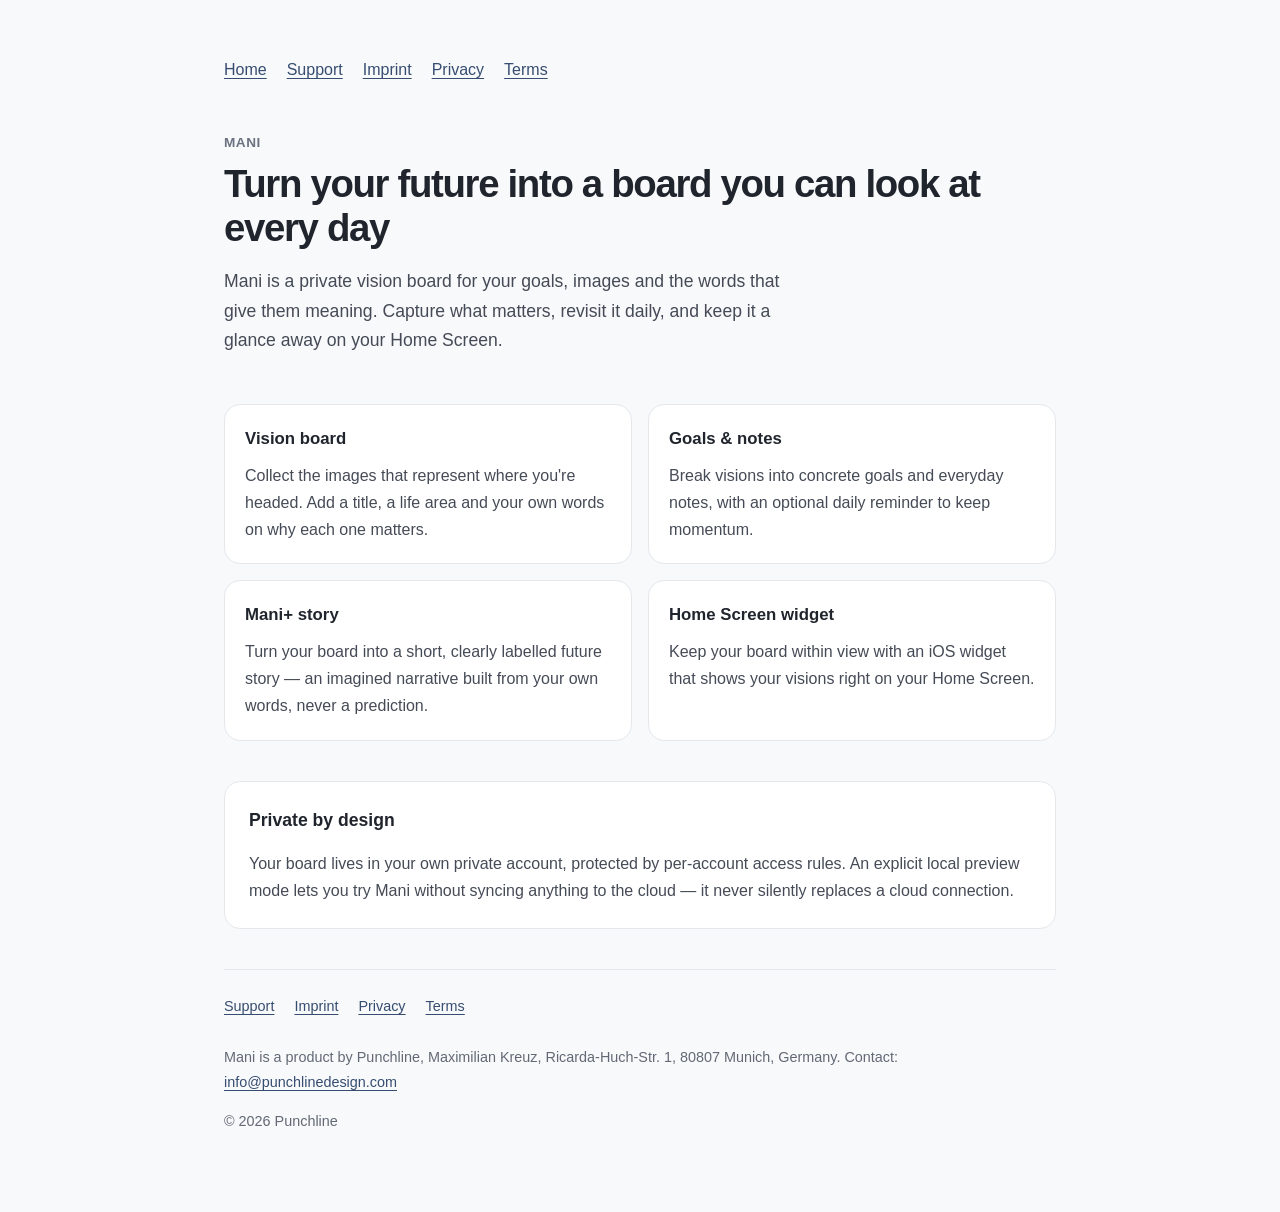
<file: index.html>
<!doctype html>
<html lang="en">
<head>
  <meta charset="utf-8">
  <meta name="viewport" content="width=device-width, initial-scale=1">
  <meta name="description" content="Mani is a private vision board for your goals, images and the words that give them meaning.">
  <title>Mani – Your Vision Board</title>
  <link rel="stylesheet" href="styles.css">
</head>
<body><main>
  <nav aria-label="Site">
    <a href="index.html" aria-current="page">Home</a>
    <a href="support.html">Support</a>
    <a href="impressum.html">Imprint</a>
    <a href="privacy.html">Privacy</a>
    <a href="terms.html">Terms</a>
  </nav>

  <header class="hero">
    <p class="eyebrow">Mani</p>
    <h1>Turn your future into a board you can look at every day</h1>
    <p class="lead">Mani is a private vision board for your goals, images and the words that give them meaning. Capture what matters, revisit it daily, and keep it a glance away on your Home Screen.</p>
  </header>

  <section class="features">
    <article class="card">
      <h2>Vision board</h2>
      <p>Collect the images that represent where you're headed. Add a title, a life area and your own words on why each one matters.</p>
    </article>
    <article class="card">
      <h2>Goals &amp; notes</h2>
      <p>Break visions into concrete goals and everyday notes, with an optional daily reminder to keep momentum.</p>
    </article>
    <article class="card">
      <h2>Mani+ story</h2>
      <p>Turn your board into a short, clearly labelled future story — an imagined narrative built from your own words, never a prediction.</p>
    </article>
    <article class="card">
      <h2>Home Screen widget</h2>
      <p>Keep your board within view with an iOS widget that shows your visions right on your Home Screen.</p>
    </article>
  </section>

  <section class="privacy-note">
    <h2>Private by design</h2>
    <p>Your board lives in your own private account, protected by per-account access rules. An explicit local preview mode lets you try Mani without syncing anything to the cloud — it never silently replaces a cloud connection.</p>
  </section>

  <footer>
    <nav aria-label="Legal">
      <a href="support.html">Support</a>
      <a href="impressum.html">Imprint</a>
      <a href="privacy.html">Privacy</a>
      <a href="terms.html">Terms</a>
    </nav>
    <p class="muted">Mani is a product by Punchline, Maximilian Kreuz, Ricarda-Huch-Str. 1, 80807 Munich, Germany. Contact: <a href="mailto:info@punchlinedesign.com">info@punchlinedesign.com</a></p>
    <p class="muted">© 2026 Punchline</p>
  </footer>
</main></body>
</html>
</file>
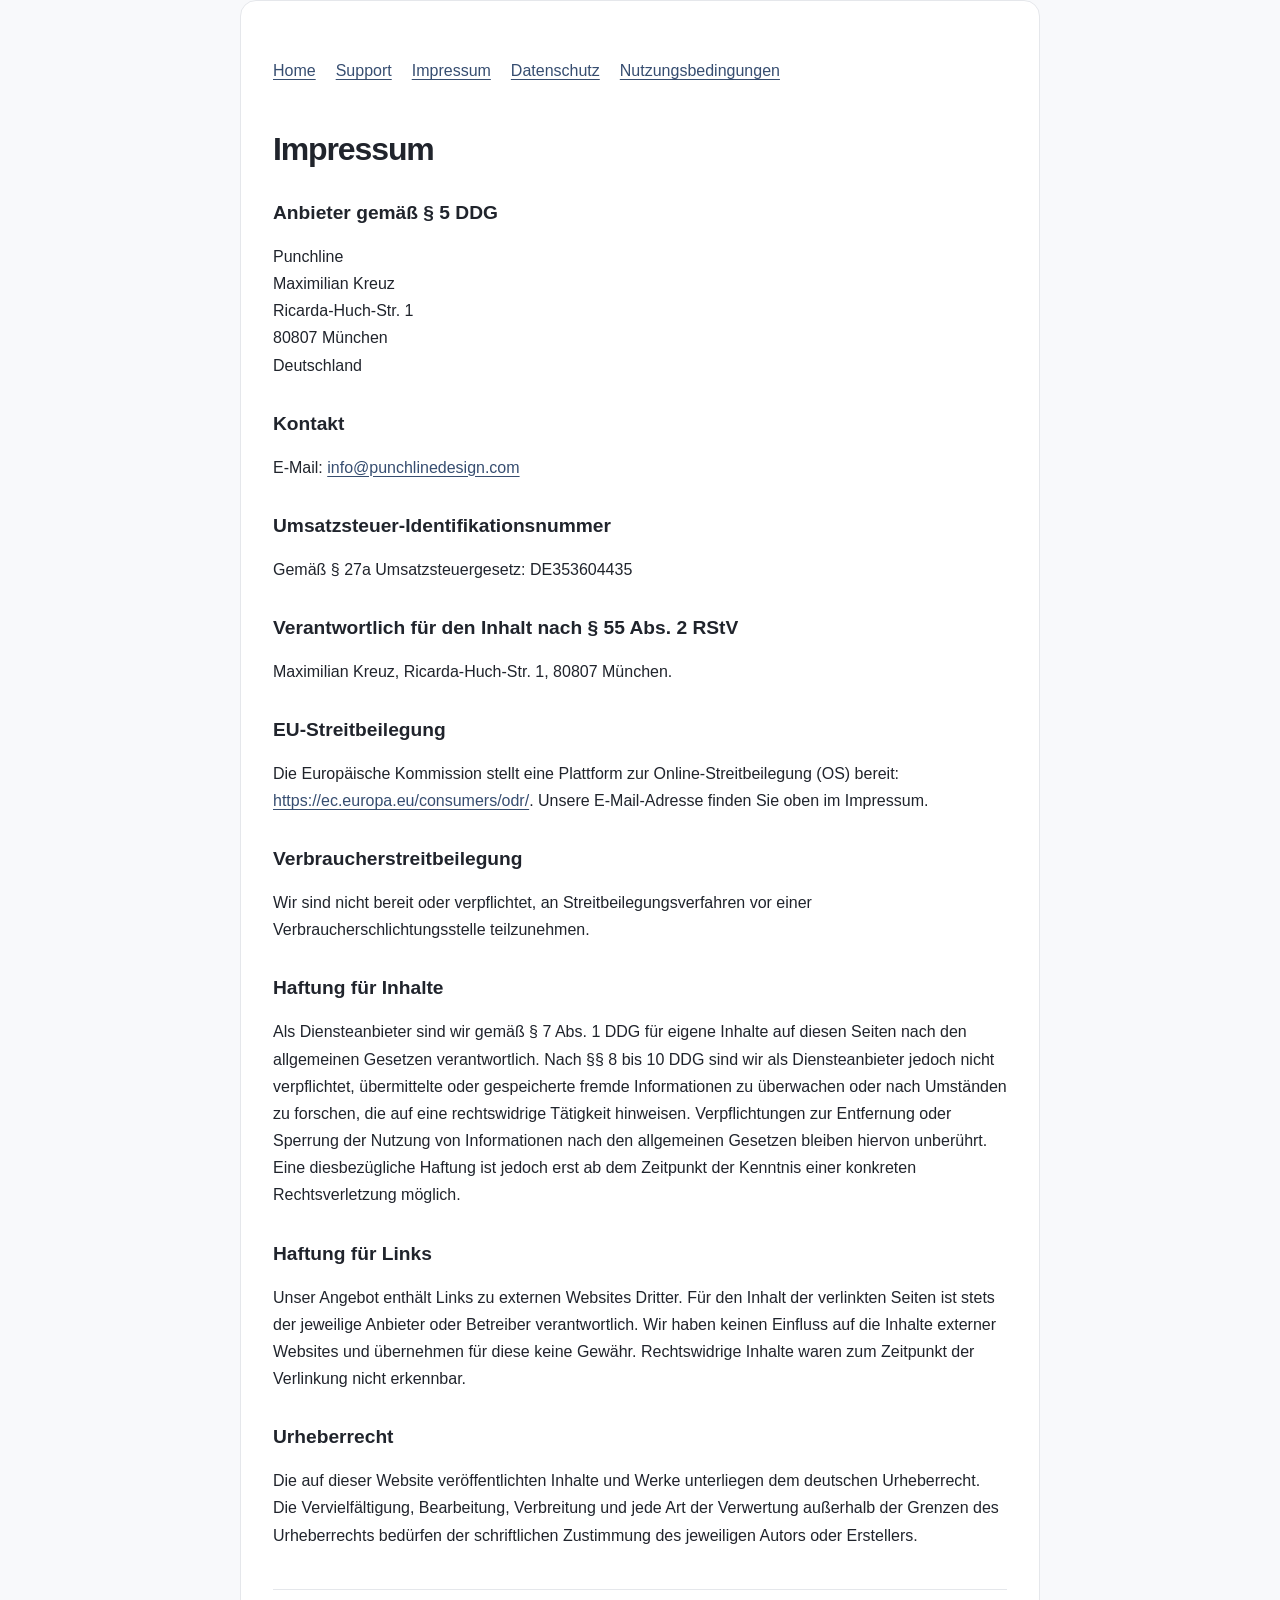
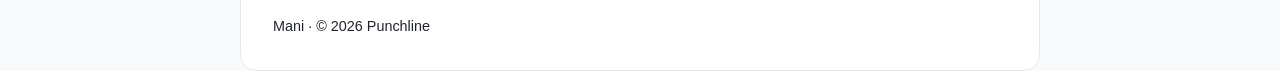
<file: impressum.html>
<!doctype html>
<html lang="de">
<head>
  <meta charset="utf-8">
  <meta name="viewport" content="width=device-width, initial-scale=1">
  <title>Mani – Impressum</title>
  <link rel="stylesheet" href="styles.css">
</head>
<body><main class="doc">
  <nav aria-label="Rechtliche Informationen"><a href="index.html">Home</a><a href="support.html">Support</a><a href="impressum.html" aria-current="page">Impressum</a><a href="privacy.html">Datenschutz</a><a href="terms.html">Nutzungsbedingungen</a></nav>
  <h1>Impressum</h1>
  <h2>Anbieter gemäß § 5 DDG</h2>
  <address>Punchline<br>Maximilian Kreuz<br>Ricarda-Huch-Str. 1<br>80807 München<br>Deutschland</address>
  <h2>Kontakt</h2>
  <p>E-Mail: <a href="mailto:info@punchlinedesign.com">info@punchlinedesign.com</a></p>
  <h2>Umsatzsteuer-Identifikationsnummer</h2>
  <p>Gemäß § 27a Umsatzsteuergesetz: DE353604435</p>
  <h2>Verantwortlich für den Inhalt nach § 55 Abs. 2 RStV</h2>
  <p>Maximilian Kreuz, Ricarda-Huch-Str. 1, 80807 München.</p>
  <h2>EU-Streitbeilegung</h2>
  <p>Die Europäische Kommission stellt eine Plattform zur Online-Streitbeilegung (OS) bereit: <a href="https://ec.europa.eu/consumers/odr/">https://ec.europa.eu/consumers/odr/</a>. Unsere E-Mail-Adresse finden Sie oben im Impressum.</p>
  <h2>Verbraucherstreitbeilegung</h2>
  <p>Wir sind nicht bereit oder verpflichtet, an Streitbeilegungsverfahren vor einer Verbraucherschlichtungsstelle teilzunehmen.</p>
  <h2>Haftung für Inhalte</h2>
  <p>Als Diensteanbieter sind wir gemäß § 7 Abs. 1 DDG für eigene Inhalte auf diesen Seiten nach den allgemeinen Gesetzen verantwortlich. Nach §§ 8 bis 10 DDG sind wir als Diensteanbieter jedoch nicht verpflichtet, übermittelte oder gespeicherte fremde Informationen zu überwachen oder nach Umständen zu forschen, die auf eine rechtswidrige Tätigkeit hinweisen. Verpflichtungen zur Entfernung oder Sperrung der Nutzung von Informationen nach den allgemeinen Gesetzen bleiben hiervon unberührt. Eine diesbezügliche Haftung ist jedoch erst ab dem Zeitpunkt der Kenntnis einer konkreten Rechtsverletzung möglich.</p>
  <h2>Haftung für Links</h2>
  <p>Unser Angebot enthält Links zu externen Websites Dritter. Für den Inhalt der verlinkten Seiten ist stets der jeweilige Anbieter oder Betreiber verantwortlich. Wir haben keinen Einfluss auf die Inhalte externer Websites und übernehmen für diese keine Gewähr. Rechtswidrige Inhalte waren zum Zeitpunkt der Verlinkung nicht erkennbar.</p>
  <h2>Urheberrecht</h2>
  <p>Die auf dieser Website veröffentlichten Inhalte und Werke unterliegen dem deutschen Urheberrecht. Die Vervielfältigung, Bearbeitung, Verbreitung und jede Art der Verwertung außerhalb der Grenzen des Urheberrechts bedürfen der schriftlichen Zustimmung des jeweiligen Autors oder Erstellers.</p>
  <footer>Mani · © 2026 Punchline</footer>
</main></body>
</html>
</file>
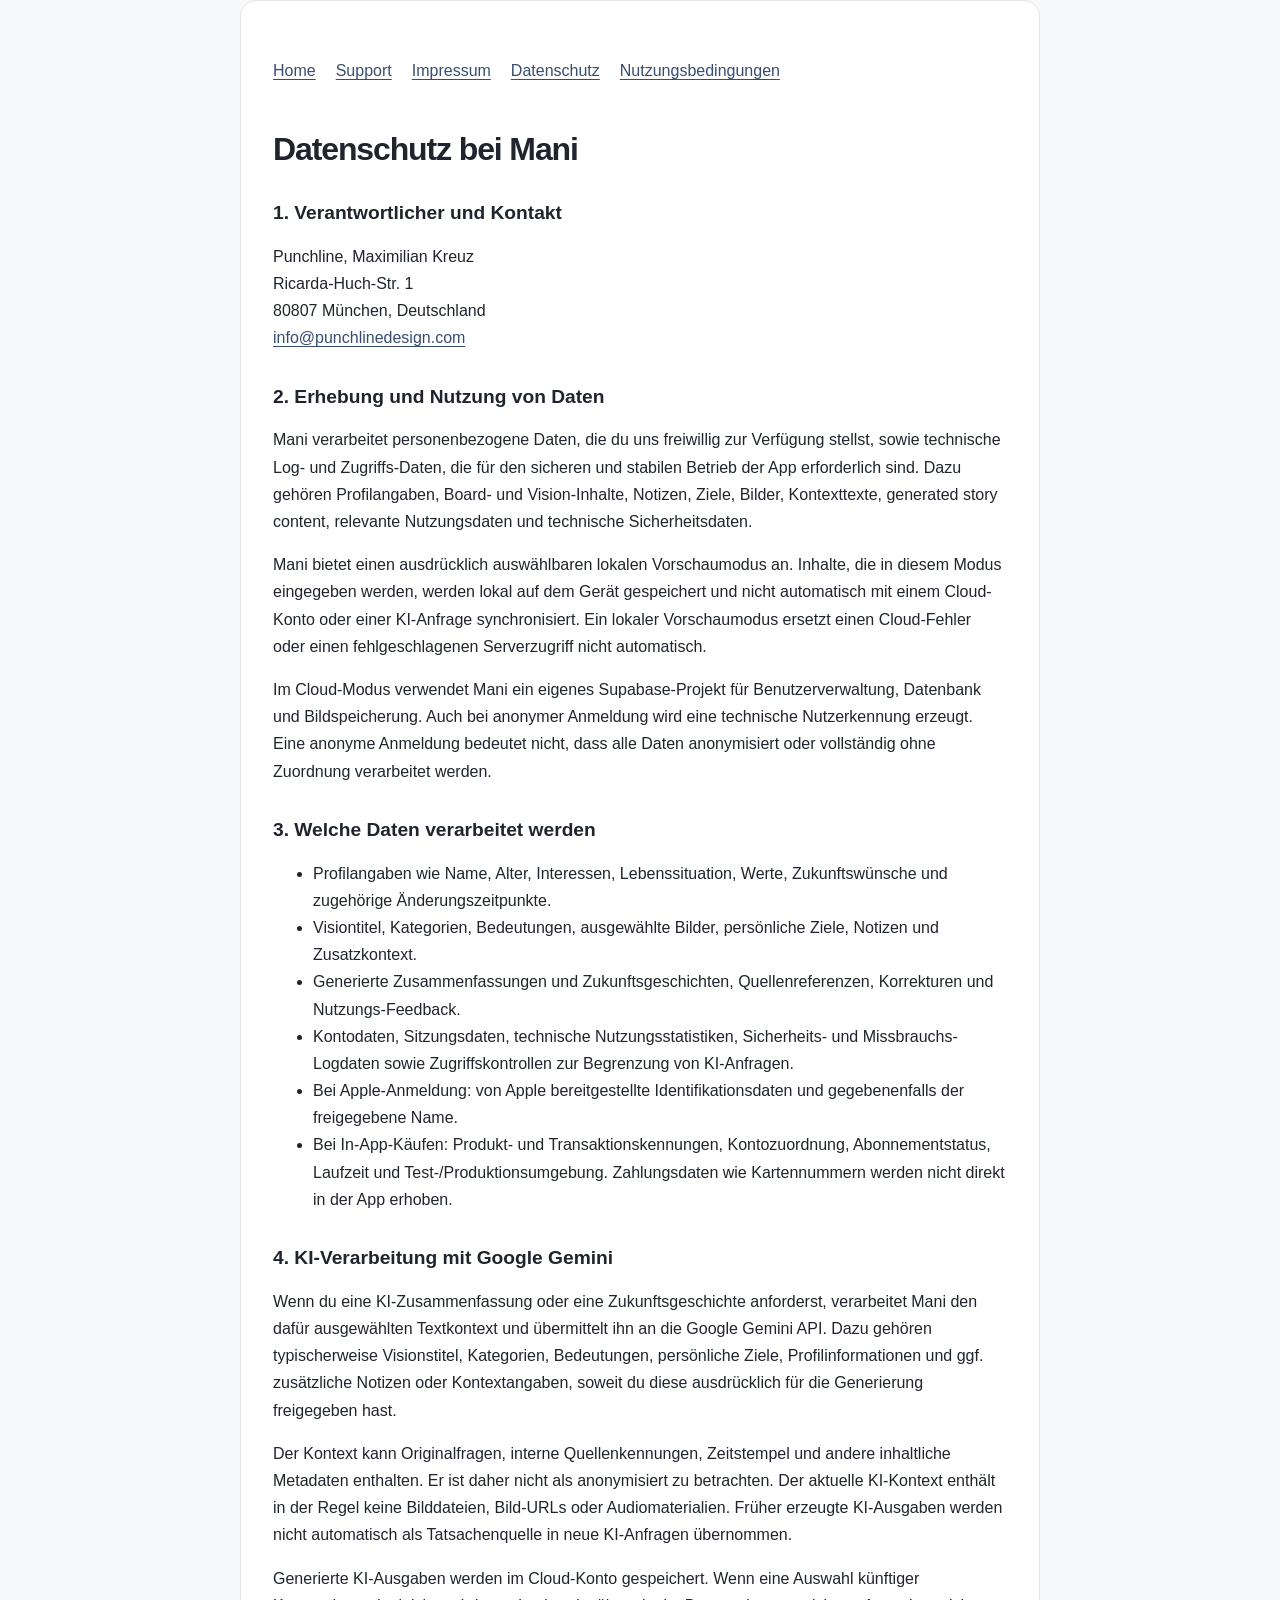
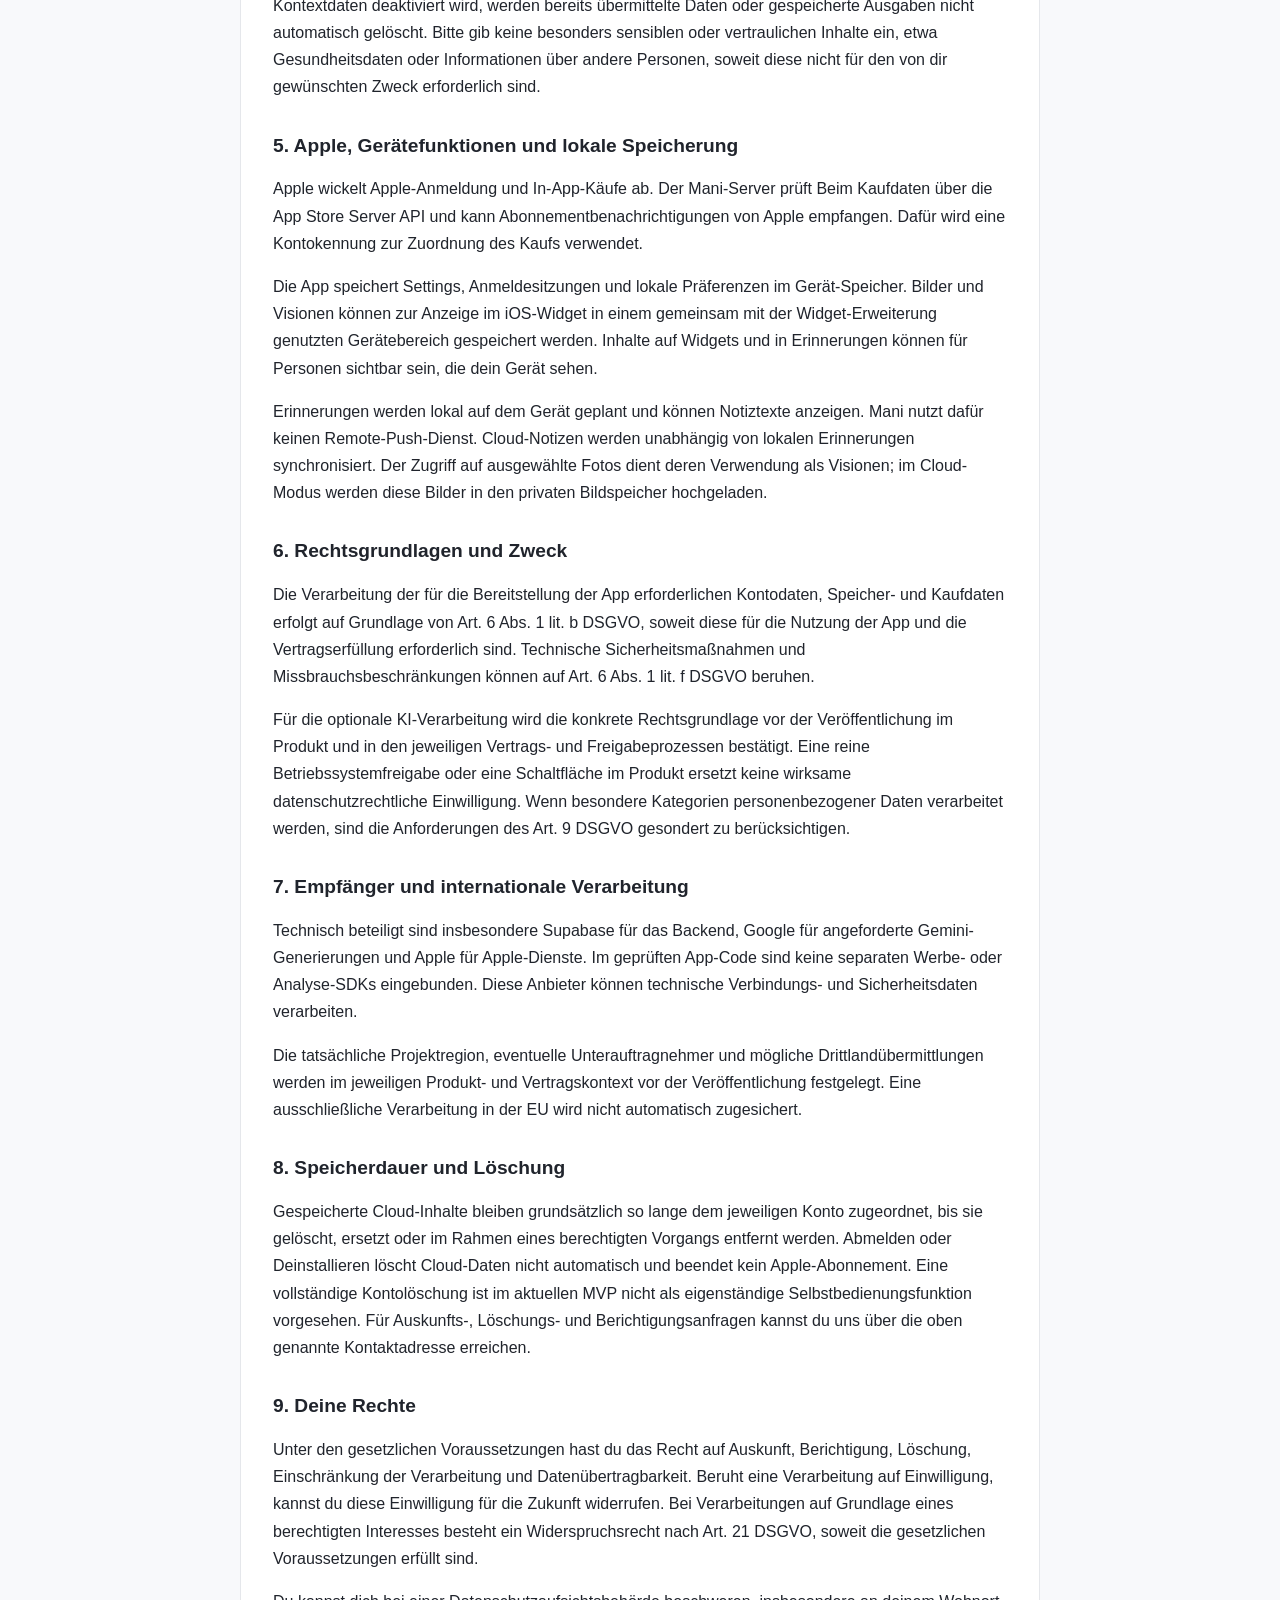
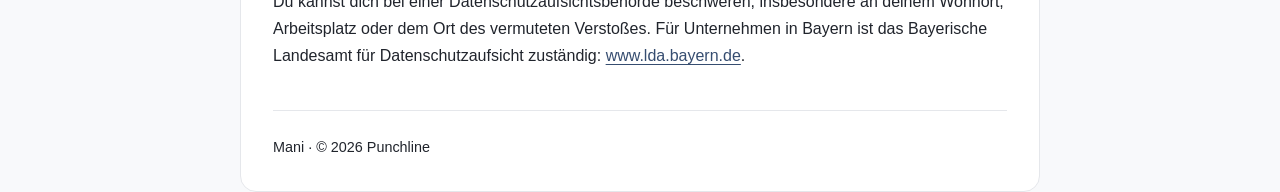
<file: privacy.html>
<!doctype html>
<html lang="de">
<head>
  <meta charset="utf-8">
  <meta name="viewport" content="width=device-width, initial-scale=1">
  <title>Mani – Datenschutz</title>
  <link rel="stylesheet" href="styles.css">
</head>
<body><main class="doc">
  <nav aria-label="Rechtliche Informationen"><a href="index.html">Home</a><a href="support.html">Support</a><a href="impressum.html">Impressum</a><a href="privacy.html" aria-current="page">Datenschutz</a><a href="terms.html">Nutzungsbedingungen</a></nav>
  <h1>Datenschutz bei Mani</h1>
  <h2>1. Verantwortlicher und Kontakt</h2>
  <address>Punchline, Maximilian Kreuz<br>Ricarda-Huch-Str. 1<br>80807 München, Deutschland<br><a href="mailto:info@punchlinedesign.com">info@punchlinedesign.com</a></address>
  <h2>2. Erhebung und Nutzung von Daten</h2>
  <p>Mani verarbeitet personenbezogene Daten, die du uns freiwillig zur Verfügung stellst, sowie technische Log- und Zugriffs-Daten, die für den sicheren und stabilen Betrieb der App erforderlich sind. Dazu gehören Profilangaben, Board- und Vision-Inhalte, Notizen, Ziele, Bilder, Kontexttexte, generated story content, relevante Nutzungsdaten und technische Sicherheitsdaten.</p>
  <p>Mani bietet einen ausdrücklich auswählbaren lokalen Vorschaumodus an. Inhalte, die in diesem Modus eingegeben werden, werden lokal auf dem Gerät gespeichert und nicht automatisch mit einem Cloud-Konto oder einer KI-Anfrage synchronisiert. Ein lokaler Vorschaumodus ersetzt einen Cloud-Fehler oder einen fehlgeschlagenen Serverzugriff nicht automatisch.</p>
  <p>Im Cloud-Modus verwendet Mani ein eigenes Supabase-Projekt für Benutzerverwaltung, Datenbank und Bildspeicherung. Auch bei anonymer Anmeldung wird eine technische Nutzerkennung erzeugt. Eine anonyme Anmeldung bedeutet nicht, dass alle Daten anonymisiert oder vollständig ohne Zuordnung verarbeitet werden.</p>
  <h2>3. Welche Daten verarbeitet werden</h2>
  <ul>
    <li>Profilangaben wie Name, Alter, Interessen, Lebenssituation, Werte, Zukunftswünsche und zugehörige Änderungszeitpunkte.</li>
    <li>Visiontitel, Kategorien, Bedeutungen, ausgewählte Bilder, persönliche Ziele, Notizen und Zusatzkontext.</li>
    <li>Generierte Zusammenfassungen und Zukunftsgeschichten, Quellenreferenzen, Korrekturen und Nutzungs-Feedback.</li>
    <li>Kontodaten, Sitzungsdaten, technische Nutzungsstatistiken, Sicherheits- und Missbrauchs-Logdaten sowie Zugriffskontrollen zur Begrenzung von KI-Anfragen.</li>
    <li>Bei Apple-Anmeldung: von Apple bereitgestellte Identifikationsdaten und gegebenenfalls der freigegebene Name.</li>
    <li>Bei In-App-Käufen: Produkt- und Transaktionskennungen, Kontozuordnung, Abonnementstatus, Laufzeit und Test-/Produktionsumgebung. Zahlungsdaten wie Kartennummern werden nicht direkt in der App erhoben.</li>
  </ul>
  <h2>4. KI-Verarbeitung mit Google Gemini</h2>
  <p>Wenn du eine KI-Zusammenfassung oder eine Zukunftsgeschichte anforderst, verarbeitet Mani den dafür ausgewählten Textkontext und übermittelt ihn an die Google Gemini API. Dazu gehören typischerweise Visionstitel, Kategorien, Bedeutungen, persönliche Ziele, Profilinformationen und ggf. zusätzliche Notizen oder Kontextangaben, soweit du diese ausdrücklich für die Generierung freigegeben hast.</p>
  <p>Der Kontext kann Originalfragen, interne Quellenkennungen, Zeitstempel und andere inhaltliche Metadaten enthalten. Er ist daher nicht als anonymisiert zu betrachten. Der aktuelle KI-Kontext enthält in der Regel keine Bilddateien, Bild-URLs oder Audiomaterialien. Früher erzeugte KI-Ausgaben werden nicht automatisch als Tatsachenquelle in neue KI-Anfragen übernommen.</p>
  <p>Generierte KI-Ausgaben werden im Cloud-Konto gespeichert. Wenn eine Auswahl künftiger Kontextdaten deaktiviert wird, werden bereits übermittelte Daten oder gespeicherte Ausgaben nicht automatisch gelöscht. Bitte gib keine besonders sensiblen oder vertraulichen Inhalte ein, etwa Gesundheitsdaten oder Informationen über andere Personen, soweit diese nicht für den von dir gewünschten Zweck erforderlich sind.</p>
  <h2>5. Apple, Gerätefunktionen und lokale Speicherung</h2>
  <p>Apple wickelt Apple-Anmeldung und In-App-Käufe ab. Der Mani-Server prüft Beim Kaufdaten über die App Store Server API und kann Abonnementbenachrichtigungen von Apple empfangen. Dafür wird eine Kontokennung zur Zuordnung des Kaufs verwendet.</p>
  <p>Die App speichert Settings, Anmeldesitzungen und lokale Präferenzen im Gerät-Speicher. Bilder und Visionen können zur Anzeige im iOS-Widget in einem gemeinsam mit der Widget-Erweiterung genutzten Gerätebereich gespeichert werden. Inhalte auf Widgets und in Erinnerungen können für Personen sichtbar sein, die dein Gerät sehen.</p>
  <p>Erinnerungen werden lokal auf dem Gerät geplant und können Notiztexte anzeigen. Mani nutzt dafür keinen Remote-Push-Dienst. Cloud-Notizen werden unabhängig von lokalen Erinnerungen synchronisiert. Der Zugriff auf ausgewählte Fotos dient deren Verwendung als Visionen; im Cloud-Modus werden diese Bilder in den privaten Bildspeicher hochgeladen.</p>
  <h2>6. Rechtsgrundlagen und Zweck</h2>
  <p>Die Verarbeitung der für die Bereitstellung der App erforderlichen Kontodaten, Speicher- und Kaufdaten erfolgt auf Grundlage von Art. 6 Abs. 1 lit. b DSGVO, soweit diese für die Nutzung der App und die Vertragserfüllung erforderlich sind. Technische Sicherheitsmaßnahmen und Missbrauchsbeschränkungen können auf Art. 6 Abs. 1 lit. f DSGVO beruhen.</p>
  <p>Für die optionale KI-Verarbeitung wird die konkrete Rechtsgrundlage vor der Veröffentlichung im Produkt und in den jeweiligen Vertrags- und Freigabeprozessen bestätigt. Eine reine Betriebssystemfreigabe oder eine Schaltfläche im Produkt ersetzt keine wirksame datenschutzrechtliche Einwilligung. Wenn besondere Kategorien personenbezogener Daten verarbeitet werden, sind die Anforderungen des Art. 9 DSGVO gesondert zu berücksichtigen.</p>
  <h2>7. Empfänger und internationale Verarbeitung</h2>
  <p>Technisch beteiligt sind insbesondere Supabase für das Backend, Google für angeforderte Gemini-Generierungen und Apple für Apple-Dienste. Im geprüften App-Code sind keine separaten Werbe- oder Analyse-SDKs eingebunden. Diese Anbieter können technische Verbindungs- und Sicherheitsdaten verarbeiten.</p>
  <p>Die tatsächliche Projektregion, eventuelle Unterauftragnehmer und mögliche Drittlandübermittlungen werden im jeweiligen Produkt- und Vertragskontext vor der Veröffentlichung festgelegt. Eine ausschließliche Verarbeitung in der EU wird nicht automatisch zugesichert.</p>
  <h2>8. Speicherdauer und Löschung</h2>
  <p>Gespeicherte Cloud-Inhalte bleiben grundsätzlich so lange dem jeweiligen Konto zugeordnet, bis sie gelöscht, ersetzt oder im Rahmen eines berechtigten Vorgangs entfernt werden. Abmelden oder Deinstallieren löscht Cloud-Daten nicht automatisch und beendet kein Apple-Abonnement. Eine vollständige Kontolöschung ist im aktuellen MVP nicht als eigenständige Selbstbedienungsfunktion vorgesehen. Für Auskunfts-, Löschungs- und Berichtigungsanfragen kannst du uns über die oben genannte Kontaktadresse erreichen.</p>
  <h2>9. Deine Rechte</h2>
  <p>Unter den gesetzlichen Voraussetzungen hast du das Recht auf Auskunft, Berichtigung, Löschung, Einschränkung der Verarbeitung und Datenübertragbarkeit. Beruht eine Verarbeitung auf Einwilligung, kannst du diese Einwilligung für die Zukunft widerrufen. Bei Verarbeitungen auf Grundlage eines berechtigten Interesses besteht ein Widerspruchsrecht nach Art. 21 DSGVO, soweit die gesetzlichen Voraussetzungen erfüllt sind.</p>
  <p>Du kannst dich bei einer Datenschutzaufsichtsbehörde beschweren, insbesondere an deinem Wohnort, Arbeitsplatz oder dem Ort des vermuteten Verstoßes. Für Unternehmen in Bayern ist das Bayerische Landesamt für Datenschutzaufsicht zuständig: <a href="https://www.lda.bayern.de/">www.lda.bayern.de</a>.</p>
  <footer>Mani · © 2026 Punchline</footer>
</main></body>
</html>
</file>
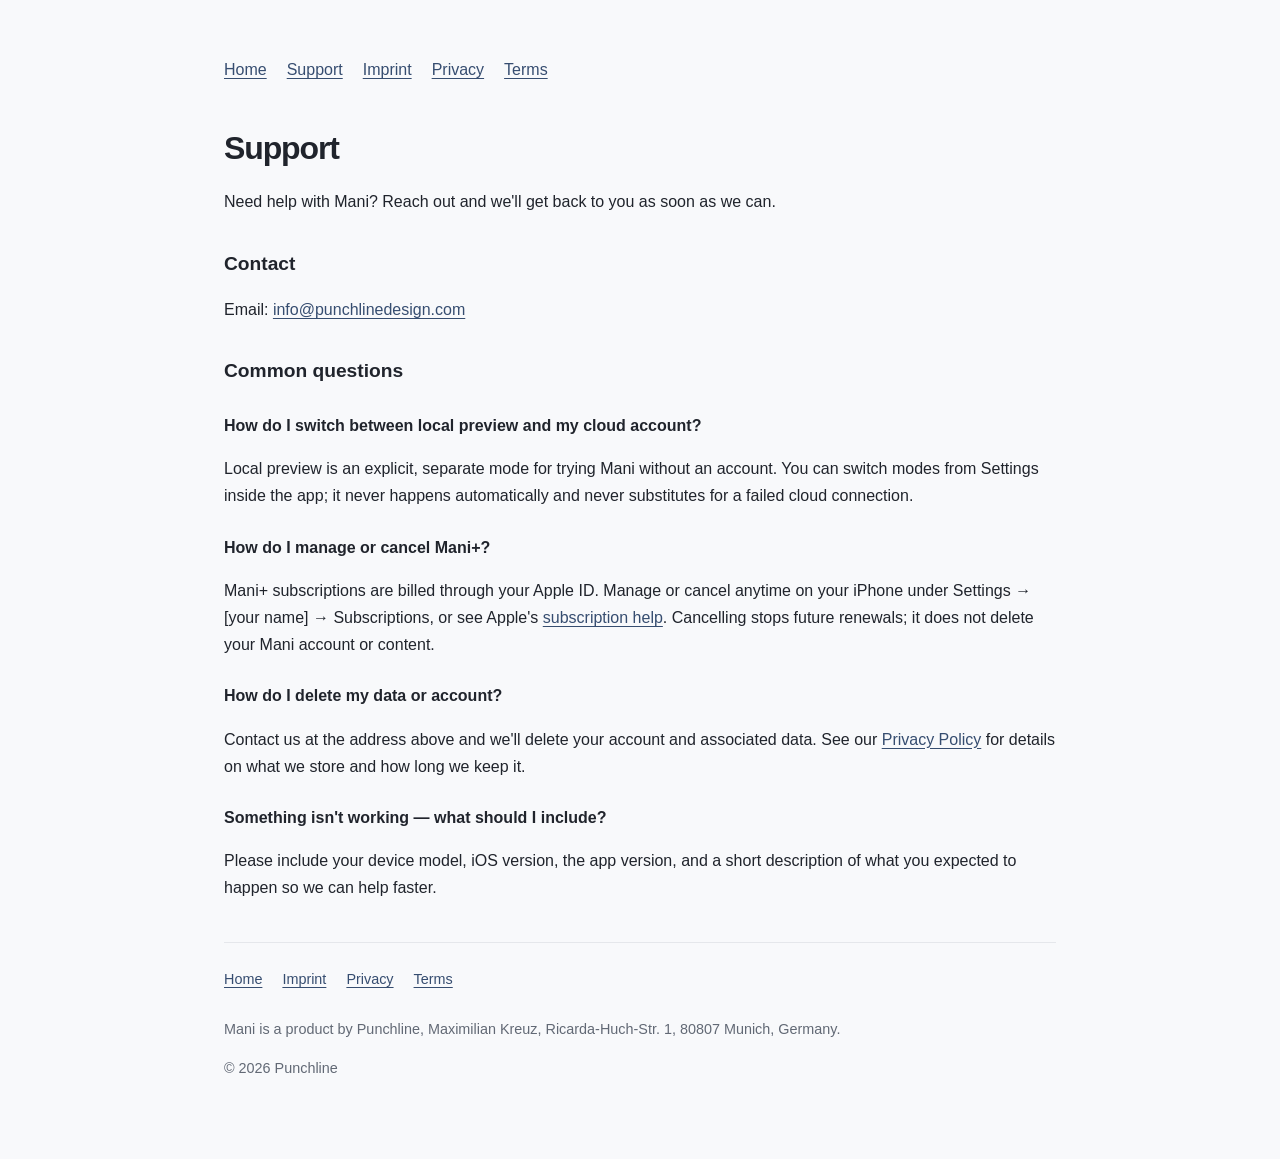
<file: support.html>
<!doctype html>
<html lang="en">
<head>
  <meta charset="utf-8">
  <meta name="viewport" content="width=device-width, initial-scale=1">
  <meta name="description" content="Get help with Mani: contact support, manage Mani+, or ask about your data.">
  <title>Mani – Support</title>
  <link rel="stylesheet" href="styles.css">
</head>
<body><main>
  <nav aria-label="Site">
    <a href="index.html">Home</a>
    <a href="support.html" aria-current="page">Support</a>
    <a href="impressum.html">Imprint</a>
    <a href="privacy.html">Privacy</a>
    <a href="terms.html">Terms</a>
  </nav>

  <h1>Support</h1>
  <p class="lead">Need help with Mani? Reach out and we'll get back to you as soon as we can.</p>

  <h2>Contact</h2>
  <p>Email: <a href="mailto:info@punchlinedesign.com">info@punchlinedesign.com</a></p>

  <h2>Common questions</h2>

  <h3>How do I switch between local preview and my cloud account?</h3>
  <p>Local preview is an explicit, separate mode for trying Mani without an account. You can switch modes from Settings inside the app; it never happens automatically and never substitutes for a failed cloud connection.</p>

  <h3>How do I manage or cancel Mani+?</h3>
  <p>Mani+ subscriptions are billed through your Apple ID. Manage or cancel anytime on your iPhone under Settings → [your name] → Subscriptions, or see Apple's <a href="https://support.apple.com/HT202039">subscription help</a>. Cancelling stops future renewals; it does not delete your Mani account or content.</p>

  <h3>How do I delete my data or account?</h3>
  <p>Contact us at the address above and we'll delete your account and associated data. See our <a href="privacy.html">Privacy Policy</a> for details on what we store and how long we keep it.</p>

  <h3>Something isn't working — what should I include?</h3>
  <p>Please include your device model, iOS version, the app version, and a short description of what you expected to happen so we can help faster.</p>

  <footer>
    <nav aria-label="Legal">
      <a href="index.html">Home</a>
      <a href="impressum.html">Imprint</a>
      <a href="privacy.html">Privacy</a>
      <a href="terms.html">Terms</a>
    </nav>
    <p class="muted">Mani is a product by Punchline, Maximilian Kreuz, Ricarda-Huch-Str. 1, 80807 Munich, Germany.</p>
    <p class="muted">© 2026 Punchline</p>
  </footer>
</main></body>
</html>
</file>
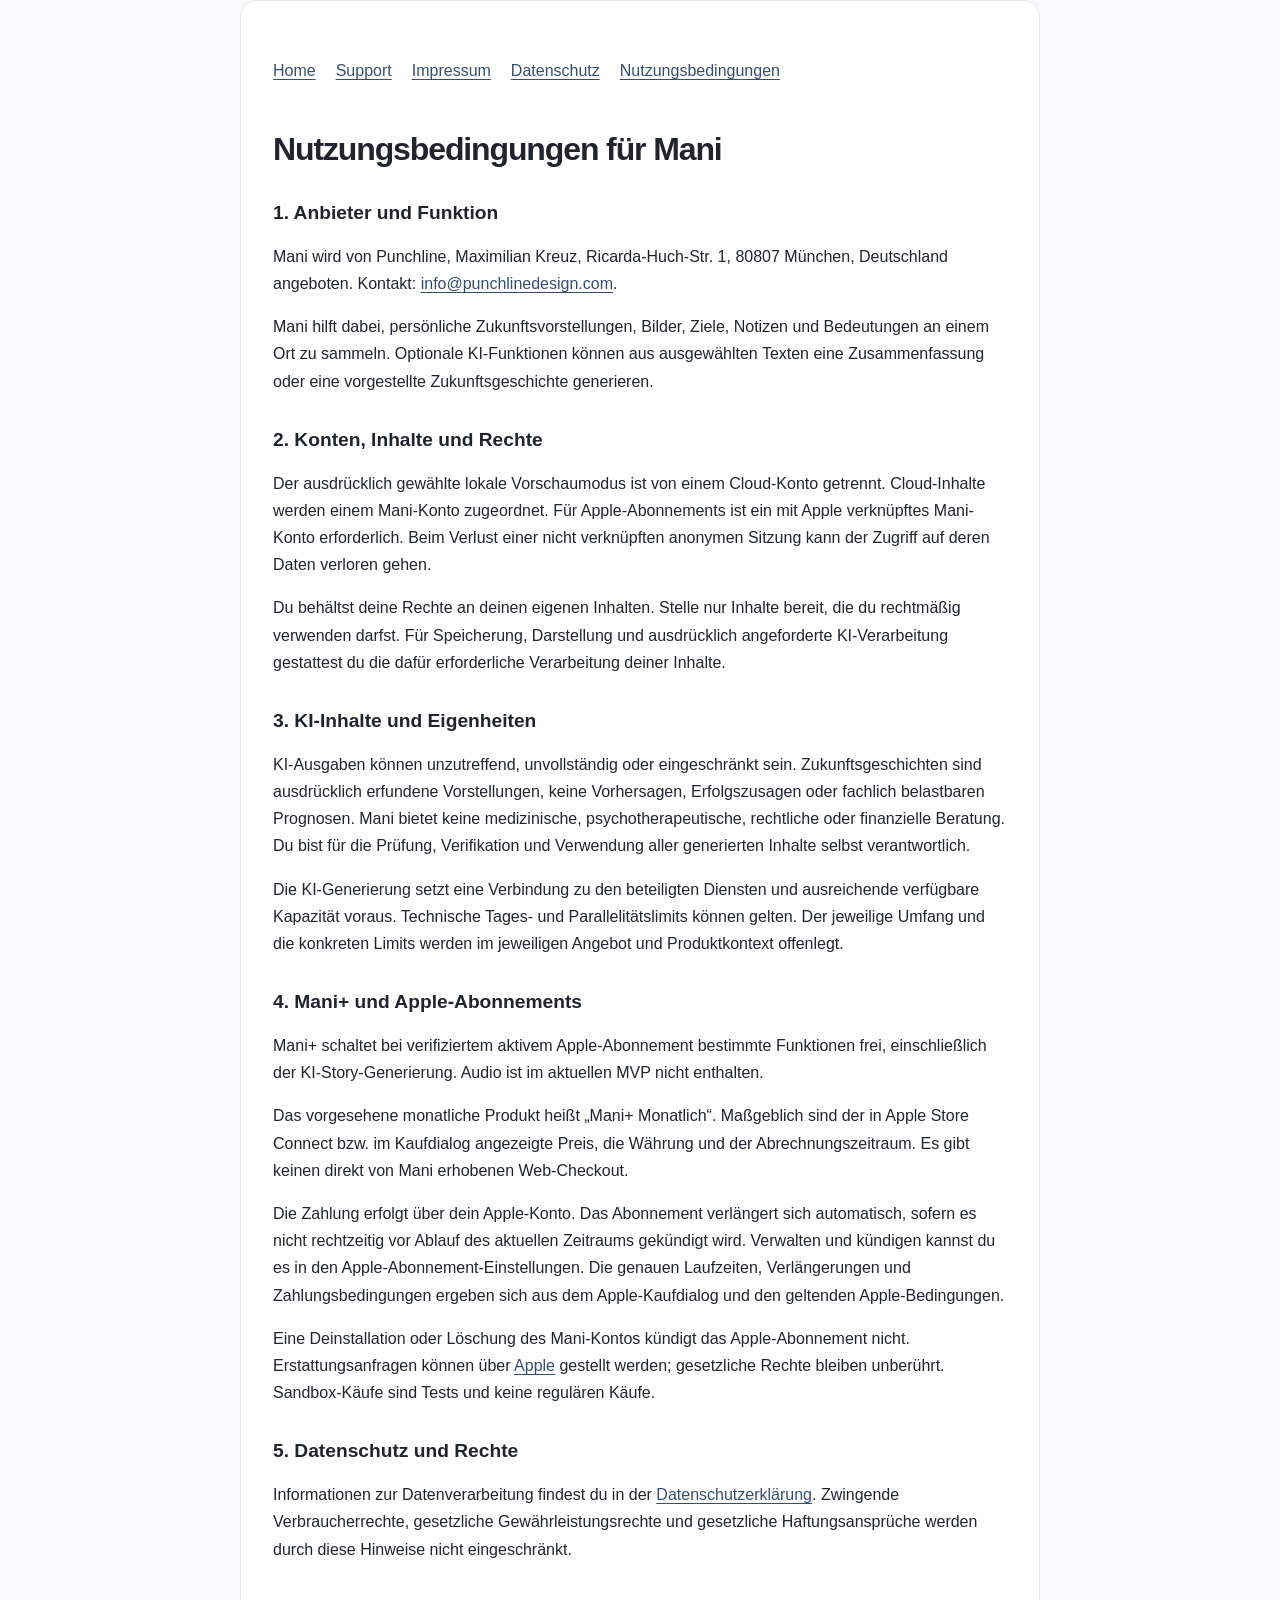
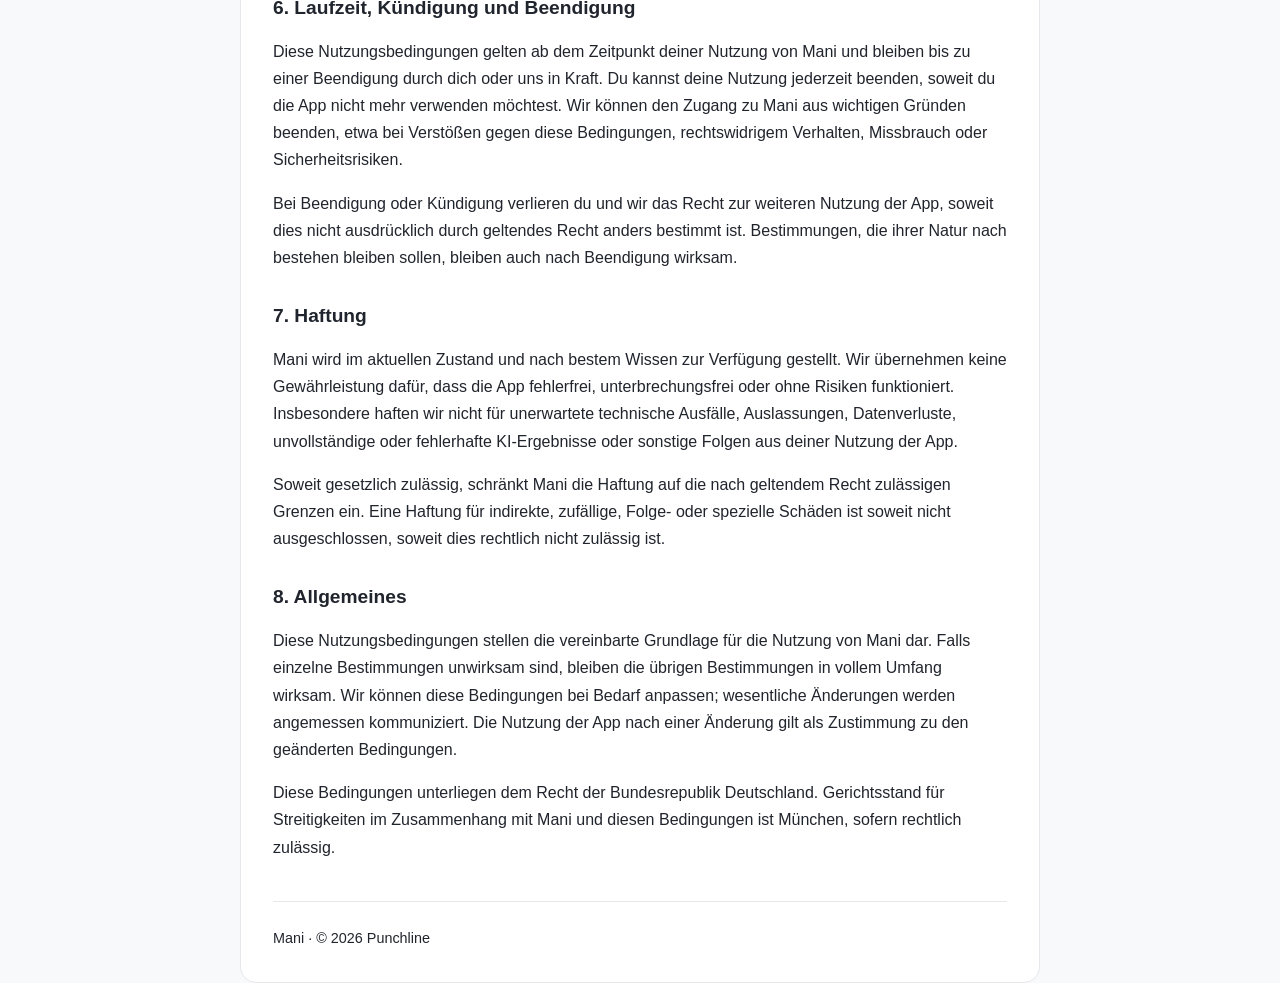
<file: terms.html>
<!doctype html>
<html lang="de">
<head>
  <meta charset="utf-8">
  <meta name="viewport" content="width=device-width, initial-scale=1">
  <title>Mani – Nutzungsbedingungen</title>
  <link rel="stylesheet" href="styles.css">
</head>
<body><main class="doc">
  <nav aria-label="Rechtliche Informationen"><a href="index.html">Home</a><a href="support.html">Support</a><a href="impressum.html">Impressum</a><a href="privacy.html">Datenschutz</a><a href="terms.html" aria-current="page">Nutzungsbedingungen</a></nav>
  <h1>Nutzungsbedingungen für Mani</h1>
  <h2>1. Anbieter und Funktion</h2>
  <p>Mani wird von Punchline, Maximilian Kreuz, Ricarda-Huch-Str. 1, 80807 München, Deutschland angeboten. Kontakt: <a href="mailto:info@punchlinedesign.com">info@punchlinedesign.com</a>.</p>
  <p>Mani hilft dabei, persönliche Zukunftsvorstellungen, Bilder, Ziele, Notizen und Bedeutungen an einem Ort zu sammeln. Optionale KI-Funktionen können aus ausgewählten Texten eine Zusammenfassung oder eine vorgestellte Zukunftsgeschichte generieren.</p>
  <h2>2. Konten, Inhalte und Rechte</h2>
  <p>Der ausdrücklich gewählte lokale Vorschaumodus ist von einem Cloud-Konto getrennt. Cloud-Inhalte werden einem Mani-Konto zugeordnet. Für Apple-Abonnements ist ein mit Apple verknüpftes Mani-Konto erforderlich. Beim Verlust einer nicht verknüpften anonymen Sitzung kann der Zugriff auf deren Daten verloren gehen.</p>
  <p>Du behältst deine Rechte an deinen eigenen Inhalten. Stelle nur Inhalte bereit, die du rechtmäßig verwenden darfst. Für Speicherung, Darstellung und ausdrücklich angeforderte KI-Verarbeitung gestattest du die dafür erforderliche Verarbeitung deiner Inhalte.</p>
  <h2>3. KI-Inhalte und Eigenheiten</h2>
  <p>KI-Ausgaben können unzutreffend, unvollständig oder eingeschränkt sein. Zukunftsgeschichten sind ausdrücklich erfundene Vorstellungen, keine Vorhersagen, Erfolgszusagen oder fachlich belastbaren Prognosen. Mani bietet keine medizinische, psychotherapeutische, rechtliche oder finanzielle Beratung. Du bist für die Prüfung, Verifikation und Verwendung aller generierten Inhalte selbst verantwortlich.</p>
  <p>Die KI-Generierung setzt eine Verbindung zu den beteiligten Diensten und ausreichende verfügbare Kapazität voraus. Technische Tages- und Parallelitätslimits können gelten. Der jeweilige Umfang und die konkreten Limits werden im jeweiligen Angebot und Produktkontext offenlegt.</p>
  <h2>4. Mani+ und Apple-Abonnements</h2>
  <p>Mani+ schaltet bei verifiziertem aktivem Apple-Abonnement bestimmte Funktionen frei, einschließlich der KI-Story-Generierung. Audio ist im aktuellen MVP nicht enthalten.</p>
  <p>Das vorgesehene monatliche Produkt heißt „Mani+ Monatlich“. Maßgeblich sind der in Apple Store Connect bzw. im Kaufdialog angezeigte Preis, die Währung und der Abrechnungszeitraum. Es gibt keinen direkt von Mani erhobenen Web-Checkout.</p>
  <p>Die Zahlung erfolgt über dein Apple-Konto. Das Abonnement verlängert sich automatisch, sofern es nicht rechtzeitig vor Ablauf des aktuellen Zeitraums gekündigt wird. Verwalten und kündigen kannst du es in den Apple-Abonnement-Einstellungen. Die genauen Laufzeiten, Verlängerungen und Zahlungsbedingungen ergeben sich aus dem Apple-Kaufdialog und den geltenden Apple-Bedingungen.</p>
  <p>Eine Deinstallation oder Löschung des Mani-Kontos kündigt das Apple-Abonnement nicht. Erstattungsanfragen können über <a href="https://reportaproblem.apple.com/">Apple</a> gestellt werden; gesetzliche Rechte bleiben unberührt. Sandbox-Käufe sind Tests und keine regulären Käufe.</p>
  <h2>5. Datenschutz und Rechte</h2>
  <p>Informationen zur Datenverarbeitung findest du in der <a href="privacy.html">Datenschutzerklärung</a>. Zwingende Verbraucherrechte, gesetzliche Gewährleistungsrechte und gesetzliche Haftungsansprüche werden durch diese Hinweise nicht eingeschränkt.</p>
  <h2>6. Laufzeit, Kündigung und Beendigung</h2>
  <p>Diese Nutzungsbedingungen gelten ab dem Zeitpunkt deiner Nutzung von Mani und bleiben bis zu einer Beendigung durch dich oder uns in Kraft. Du kannst deine Nutzung jederzeit beenden, soweit du die App nicht mehr verwenden möchtest. Wir können den Zugang zu Mani aus wichtigen Gründen beenden, etwa bei Verstößen gegen diese Bedingungen, rechtswidrigem Verhalten, Missbrauch oder Sicherheitsrisiken.</p>
  <p>Bei Beendigung oder Kündigung verlieren du und wir das Recht zur weiteren Nutzung der App, soweit dies nicht ausdrücklich durch geltendes Recht anders bestimmt ist. Bestimmungen, die ihrer Natur nach bestehen bleiben sollen, bleiben auch nach Beendigung wirksam.</p>
  <h2>7. Haftung</h2>
  <p>Mani wird im aktuellen Zustand und nach bestem Wissen zur Verfügung gestellt. Wir übernehmen keine Gewährleistung dafür, dass die App fehlerfrei, unterbrechungsfrei oder ohne Risiken funktioniert. Insbesondere haften wir nicht für unerwartete technische Ausfälle, Auslassungen, Datenverluste, unvollständige oder fehlerhafte KI-Ergebnisse oder sonstige Folgen aus deiner Nutzung der App.</p>
  <p>Soweit gesetzlich zulässig, schränkt Mani die Haftung auf die nach geltendem Recht zulässigen Grenzen ein. Eine Haftung für indirekte, zufällige, Folge- oder spezielle Schäden ist soweit nicht ausgeschlossen, soweit dies rechtlich nicht zulässig ist.</p>
  <h2>8. Allgemeines</h2>
  <p>Diese Nutzungsbedingungen stellen die vereinbarte Grundlage für die Nutzung von Mani dar. Falls einzelne Bestimmungen unwirksam sind, bleiben die übrigen Bestimmungen in vollem Umfang wirksam. Wir können diese Bedingungen bei Bedarf anpassen; wesentliche Änderungen werden angemessen kommuniziert. Die Nutzung der App nach einer Änderung gilt als Zustimmung zu den geänderten Bedingungen.</p>
  <p>Diese Bedingungen unterliegen dem Recht der Bundesrepublik Deutschland. Gerichtsstand für Streitigkeiten im Zusammenhang mit Mani und diesen Bedingungen ist München, sofern rechtlich zulässig.</p>
  <footer>Mani · © 2026 Punchline</footer>
</main></body>
</html>
</file>
<file: styles.css>
:root { color-scheme: light; font-family: -apple-system, BlinkMacSystemFont, "Segoe UI", sans-serif; color: #20242c; background: #f8f9fb; line-height: 1.7; }
* { box-sizing: border-box; }
body { margin: 0; }
main { max-width: 880px; margin: 0 auto; padding: 32px 24px 64px; }
nav { display: flex; flex-wrap: wrap; gap: 20px; padding: 24px 0; }
a { color: #364d70; text-underline-offset: 3px; }
.muted { color: #626975; }
address { font-style: normal; }

/* Marketing landing page */
.hero { padding: 24px 0 40px; }
.eyebrow { margin: 0 0 8px; font-weight: 600; letter-spacing: .04em; text-transform: uppercase; font-size: .85rem; color: #6b7280; }
.hero h1 { margin: 0 0 16px; font-size: 2.4rem; line-height: 1.15; letter-spacing: -.035em; }
.hero .lead { margin: 0; font-size: 1.1rem; color: #454b56; max-width: 60ch; }

.features { display: grid; grid-template-columns: repeat(2, 1fr); gap: 16px; margin: 8px 0 40px; }
.card { background: white; border: 1px solid #e5e7eb; border-radius: 16px; padding: 20px; }
.card h2 { margin: 0 0 8px; font-size: 1.05rem; }
.card p { margin: 0; color: #454b56; }

.privacy-note { background: white; border: 1px solid #e5e7eb; border-radius: 16px; padding: 24px; margin-bottom: 40px; }
.privacy-note h2 { margin-top: 0; font-size: 1.1rem; }
.privacy-note p { margin: 0; color: #454b56; }

/* Legal document pages (nested card, matches original draft styling) */
.doc { max-width: 800px; margin: 0 auto; padding: 32px; background: white; border: 1px solid #e5e7eb; border-radius: 16px; }
.doc h1 { font-size: 2rem; line-height: 1.2; letter-spacing: -.035em; }
.doc h2 { margin-top: 32px; font-size: 1.2rem; line-height: 1.4; }
.draft { padding: 16px; border: 1px solid #dfc896; border-radius: 12px; background: #fffaec; }

h1 { font-size: 2rem; line-height: 1.2; letter-spacing: -.035em; }
h2 { margin-top: 32px; font-size: 1.2rem; }
h3 { margin-top: 24px; font-size: 1rem; }

footer { margin-top: 40px; padding-top: 24px; border-top: 1px solid #e5e7eb; font-size: .9rem; }
footer nav { padding: 0 0 12px; }

@media (max-width: 640px) {
  .features { grid-template-columns: 1fr; }
  .hero h1 { font-size: 1.9rem; }
  .doc { margin: 16px; padding: 24px; }
}
</file>
